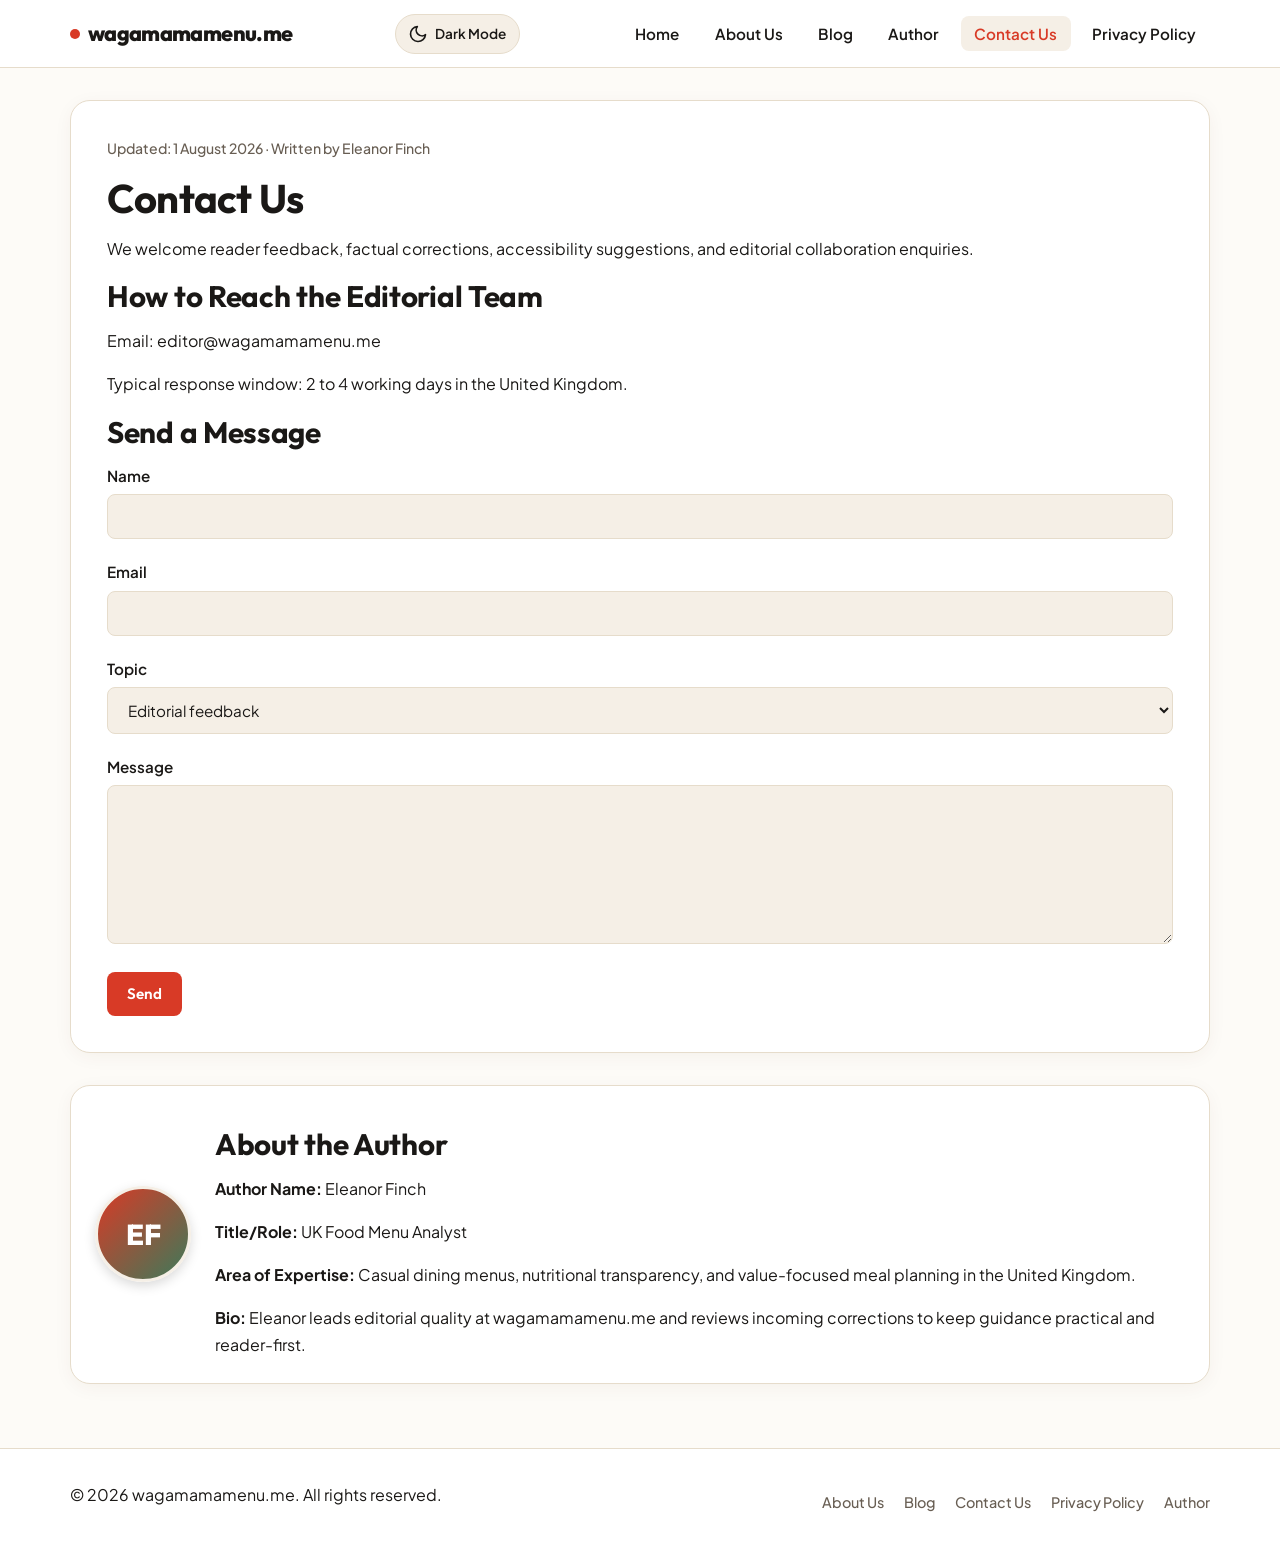
<file: contact-us.html>
<!doctype html>
<html lang="en">
<head>
  <meta charset="utf-8">
  <meta name="viewport" content="width=device-width, initial-scale=1">
  <title>Contact Us | wagamamamenu.me</title>
  <meta name="description" content="Contact wagamamamenu.me for editorial feedback, corrections, and partnership enquiries related to UK menu guidance content.">
  <meta name="geo.region" content="GB">
  <meta name="geo.placename" content="United Kingdom">
  <link rel="canonical" href="https://wagamamamenue-netlify.app/contact-us.html">
  <link rel="alternate" hreflang="en-gb" href="https://wagamamamenue-netlify.app/contact-us.html">
  <link rel="stylesheet" href="style.css">
  <script src="theme-nav.js" defer></script>
</head>
<body>
  <header>
    <div class="container topbar">
      <a class="logo" href="index.html">wagamamamenu.me</a>
      <div class="nav-actions">
        <button class="theme-toggle-btn" type="button" aria-label="Toggle theme">
          <span class="theme-toggle-text">Theme</span>
        </button>
        <button class="nav-toggle-btn" type="button" aria-label="Toggle navigation" aria-expanded="false">
          <span></span>
          <span></span>
          <span></span>
        </button>
      </div>
      <nav aria-label="Primary navigation">
        <ul>
          <li><a href="index.html">Home</a></li>
          <li><a href="about-us.html">About Us</a></li>
          <li><a href="blog.html">Blog</a></li>
          <li><a href="author.html">Author</a></li>
          <li><a href="contact-us.html" class="active">Contact Us</a></li>
          <li><a href="privacy-policy.html">Privacy Policy</a></li>
        </ul>
      </nav>
    </div>
  </header>

  <main class="container">
    <article class="panel">
      <p class="meta">Updated: 1 August 2026 · Written by Eleanor Finch</p>
      <h1>Contact Us</h1>
      <p>We welcome reader feedback, factual corrections, accessibility suggestions, and editorial collaboration enquiries.</p>
      <h2>How to Reach the Editorial Team</h2>
      <p>Email: editor@wagamamamenu.me</p>
      <p>Typical response window: 2 to 4 working days in the United Kingdom.</p>
      <h2>Send a Message</h2>
      <form action="#" method="post">
        <div class="form-row">
          <label for="name">Name</label>
          <input id="name" name="name" type="text" required>
        </div>
        <div class="form-row">
          <label for="email">Email</label>
          <input id="email" name="email" type="email" required>
        </div>
        <div class="form-row">
          <label for="topic">Topic</label>
          <select id="topic" name="topic">
            <option>Editorial feedback</option>
            <option>Correction request</option>
            <option>Partnership enquiry</option>
            <option>General question</option>
          </select>
        </div>
        <div class="form-row">
          <label for="message">Message</label>
          <textarea id="message" name="message" rows="7" required></textarea>
        </div>
        <button class="btn" type="submit">Send</button>
      </form>
    </article>

    <section class="author-bio" aria-label="Author biography">
      <div class="avatar" aria-hidden="true"></div>
      <div>
        <h2>About the Author</h2>
        <p><strong>Author Name:</strong> Eleanor Finch</p>
        <p><strong>Title/Role:</strong> UK Food Menu Analyst</p>
        <p><strong>Area of Expertise:</strong> Casual dining menus, nutritional transparency, and value-focused meal planning in the United Kingdom.</p>
        <p><strong>Bio:</strong> Eleanor leads editorial quality at wagamamamenu.me and reviews incoming corrections to keep guidance practical and reader-first.</p>
      </div>
    </section>
  </main>

  <footer>
    <div class="container">
      <p>&copy; 2026 wagamamamenu.me. All rights reserved.</p>
      <div class="footer-links">
        <a href="about-us.html">About Us</a>
        <a href="blog.html">Blog</a>
        <a href="contact-us.html">Contact Us</a>
        <a href="privacy-policy.html">Privacy Policy</a>
        <a href="author.html">Author</a>
      </div>
    </div>
  </footer>

  <script type="application/ld+json">
  {
    "@context": "https://schema.org",
    "@type": "Person",
    "name": "Eleanor Finch",
    "jobTitle": "UK Food Menu Analyst",
    "description": "Specialist in UK casual dining menu analysis and practical meal planning."
  }
  </script>
</body>
</html>
</file>
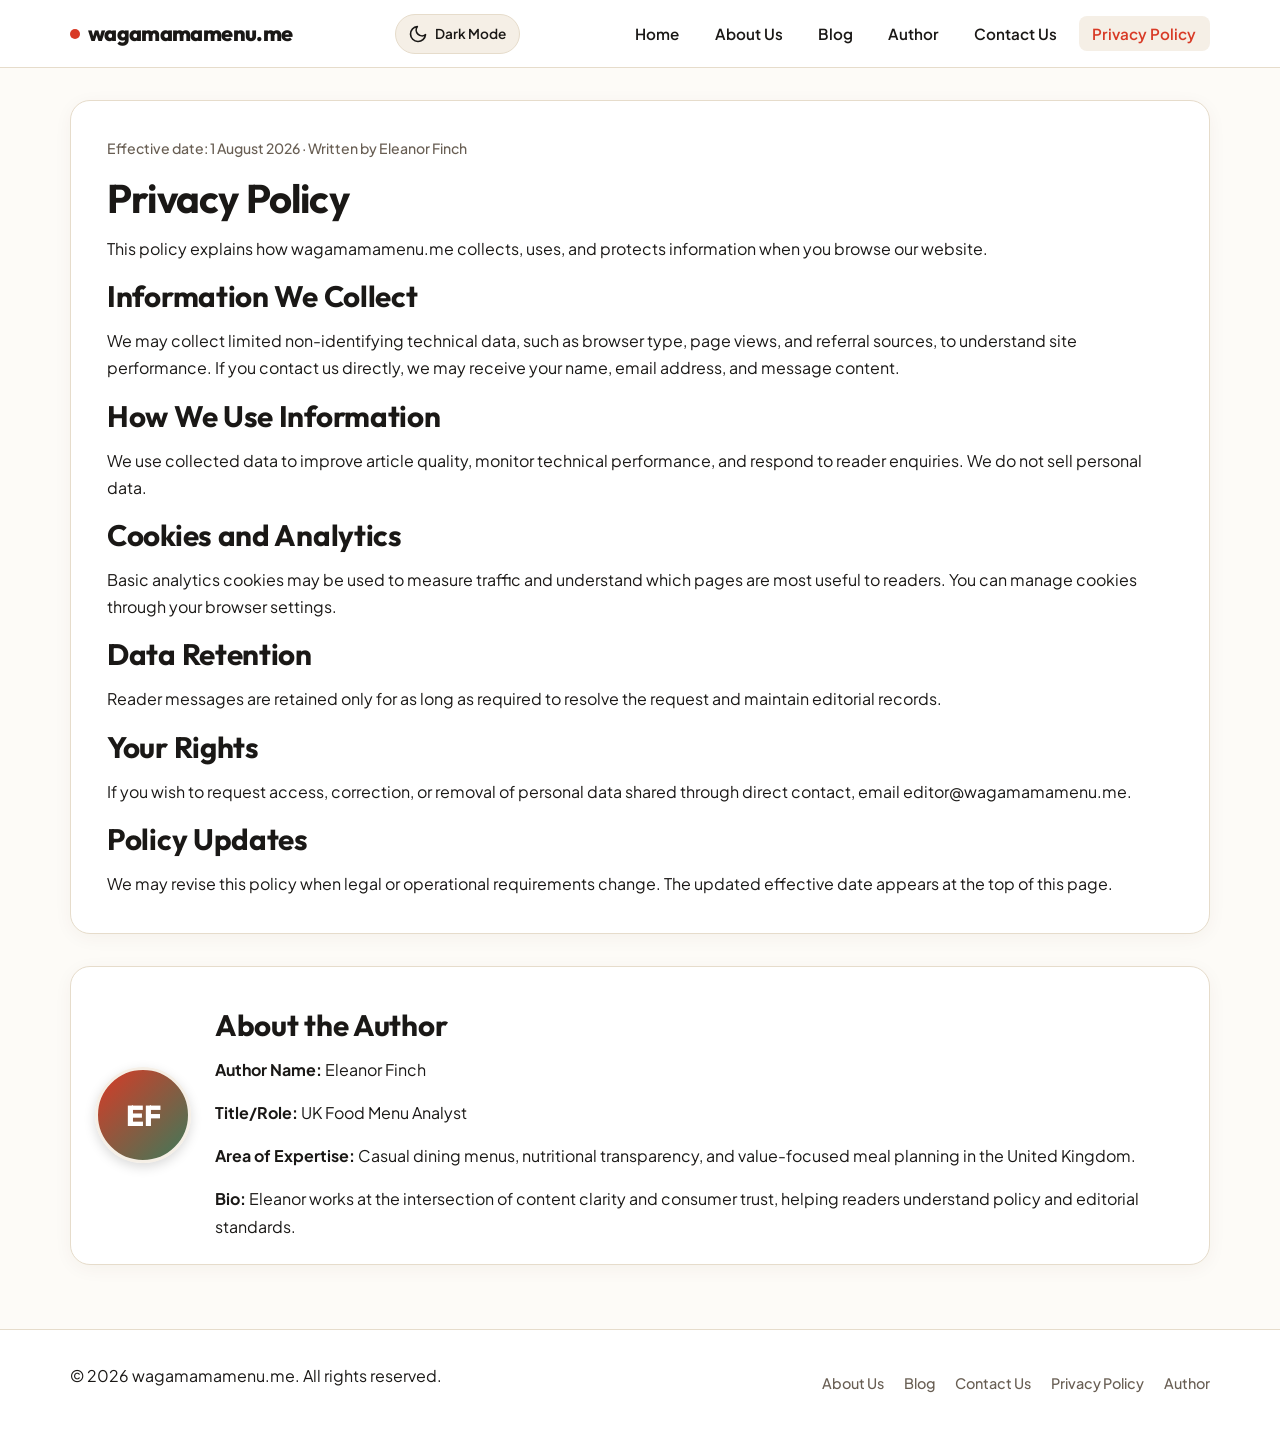
<file: privacy-policy.html>
<!doctype html>
<html lang="en">
<head>
  <meta charset="utf-8">
  <meta name="viewport" content="width=device-width, initial-scale=1">
  <title>Privacy Policy | wagamamamenu.me</title>
  <meta name="description" content="Read the privacy policy for wagamamamenu.me, including data handling, cookies, analytics, and contact rights for UK readers.">
  <meta name="geo.region" content="GB">
  <meta name="geo.placename" content="United Kingdom">
  <link rel="canonical" href="https://wagamamamenue-netlify.app/privacy-policy.html">
  <link rel="alternate" hreflang="en-gb" href="https://wagamamamenue-netlify.app/privacy-policy.html">
  <link rel="stylesheet" href="style.css">
  <script src="theme-nav.js" defer></script>
</head>
<body>
  <header>
    <div class="container topbar">
      <a class="logo" href="index.html">wagamamamenu.me</a>
      <div class="nav-actions">
        <button class="theme-toggle-btn" type="button" aria-label="Toggle theme">
          <span class="theme-toggle-text">Theme</span>
        </button>
        <button class="nav-toggle-btn" type="button" aria-label="Toggle navigation" aria-expanded="false">
          <span></span>
          <span></span>
          <span></span>
        </button>
      </div>
      <nav aria-label="Primary navigation">
        <ul>
          <li><a href="index.html">Home</a></li>
          <li><a href="about-us.html">About Us</a></li>
          <li><a href="blog.html">Blog</a></li>
          <li><a href="author.html">Author</a></li>
          <li><a href="contact-us.html">Contact Us</a></li>
          <li><a href="privacy-policy.html" class="active">Privacy Policy</a></li>
        </ul>
      </nav>
    </div>
  </header>

  <main class="container">
    <article class="panel">
      <p class="meta">Effective date: 1 August 2026 · Written by Eleanor Finch</p>
      <h1>Privacy Policy</h1>
      <p>This policy explains how wagamamamenu.me collects, uses, and protects information when you browse our website.</p>
      <h2>Information We Collect</h2>
      <p>We may collect limited non-identifying technical data, such as browser type, page views, and referral sources, to understand site performance. If you contact us directly, we may receive your name, email address, and message content.</p>
      <h2>How We Use Information</h2>
      <p>We use collected data to improve article quality, monitor technical performance, and respond to reader enquiries. We do not sell personal data.</p>
      <h2>Cookies and Analytics</h2>
      <p>Basic analytics cookies may be used to measure traffic and understand which pages are most useful to readers. You can manage cookies through your browser settings.</p>
      <h2>Data Retention</h2>
      <p>Reader messages are retained only for as long as required to resolve the request and maintain editorial records.</p>
      <h2>Your Rights</h2>
      <p>If you wish to request access, correction, or removal of personal data shared through direct contact, email editor@wagamamamenu.me.</p>
      <h2>Policy Updates</h2>
      <p>We may revise this policy when legal or operational requirements change. The updated effective date appears at the top of this page.</p>
    </article>

    <section class="author-bio" aria-label="Author biography">
      <div class="avatar" aria-hidden="true"></div>
      <div>
        <h2>About the Author</h2>
        <p><strong>Author Name:</strong> Eleanor Finch</p>
        <p><strong>Title/Role:</strong> UK Food Menu Analyst</p>
        <p><strong>Area of Expertise:</strong> Casual dining menus, nutritional transparency, and value-focused meal planning in the United Kingdom.</p>
        <p><strong>Bio:</strong> Eleanor works at the intersection of content clarity and consumer trust, helping readers understand policy and editorial standards.</p>
      </div>
    </section>
  </main>

  <footer>
    <div class="container">
      <p>&copy; 2026 wagamamamenu.me. All rights reserved.</p>
      <div class="footer-links">
        <a href="about-us.html">About Us</a>
        <a href="blog.html">Blog</a>
        <a href="contact-us.html">Contact Us</a>
        <a href="privacy-policy.html">Privacy Policy</a>
        <a href="author.html">Author</a>
      </div>
    </div>
  </footer>

  <script type="application/ld+json">
  {
    "@context": "https://schema.org",
    "@type": "Person",
    "name": "Eleanor Finch",
    "jobTitle": "UK Food Menu Analyst",
    "description": "Specialist in UK casual dining menu analysis and practical meal planning."
  }
  </script>
</body>
</html>
</file>
<file: style.css>
@import url('https://fonts.googleapis.com/css2?family=Outfit:wght@400;500;600;700;800&family=Plus+Jakarta+Sans:wght@400;500;600;700&display=swap');

:root {
  --bg: #FDFBF7;
  --surface: #FFFFFF;
  --surface-2: #F5EFE6;
  --surface-hover: #EFE6D8;
  --text: #1A1816;
  --muted: #685E53;
  --accent: #D83A26;
  --accent-hover: #B82A18;
  --accent-2: #3D7A5A;
  --border: #E6DCCB;
  --card-shadow: 0 4px 20px -2px rgba(80, 50, 20, 0.06);
  --card-hover-shadow: 0 12px 30px -4px rgba(80, 50, 20, 0.12);
  --radius-sm: 0.5rem;
  --radius: 0.85rem;
  --radius-lg: 1.25rem;
  --max-width: 1140px;
}

[data-theme="dark"] {
  --bg: #121418;
  --surface: #1A1D24;
  --surface-2: #242832;
  --surface-hover: #2E3442;
  --text: #F0F2F5;
  --muted: #9CA3AF;
  --accent: #FF5252;
  --accent-hover: #FF7373;
  --accent-2: #4ECB8E;
  --border: #2E3340;
  --card-shadow: 0 4px 20px -2px rgba(0, 0, 0, 0.4);
  --card-hover-shadow: 0 12px 30px -4px rgba(0, 0, 0, 0.6);
}

* {
  box-sizing: border-box;
  margin: 0;
  padding: 0;
}

html {
  scroll-behavior: smooth;
}

body {
  font-family: 'Plus Jakarta Sans', -apple-system, BlinkMacSystemFont, "Segoe UI", Roboto, sans-serif;
  line-height: 1.7;
  color: var(--text);
  background-color: var(--bg);
  transition: background-color 0.3s ease, color 0.3s ease;
  min-height: 100vh;
  display: flex;
  flex-direction: column;
}

h1, h2, h3, h4, h5, h6 {
  font-family: 'Outfit', sans-serif;
  font-weight: 700;
  line-height: 1.25;
  color: var(--text);
  margin-bottom: 0.75rem;
}

h1 {
  font-size: clamp(1.8rem, 4vw, 2.5rem);
  letter-spacing: -0.02em;
}

h2 {
  font-size: clamp(1.4rem, 3vw, 1.85rem);
  letter-spacing: -0.01em;
  margin-top: 1rem;
}

h3 {
  font-size: clamp(1.15rem, 2.5vw, 1.35rem);
}

p {
  margin-bottom: 1rem;
}

p:last-child {
  margin-bottom: 0;
}

a {
  color: var(--accent);
  text-decoration: underline;
  text-decoration-thickness: 1.5px;
  text-underline-offset: 3px;
  transition: color 0.2s ease, text-decoration-color 0.2s ease;
}

a:hover,
a:focus-visible {
  color: var(--accent-hover);
}

img {
  max-width: 100%;
  height: auto;
  display: block;
}

.container {
  width: min(100% - 2rem, var(--max-width));
  margin-inline: auto;
}

/* Header & Sticky Glassmorphism Navigation */
header {
  position: sticky;
  top: 0;
  z-index: 1000;
  background: var(--surface);
  border-bottom: 1px solid var(--border);
  backdrop-filter: blur(12px);
  -webkit-backdrop-filter: blur(12px);
  transition: background-color 0.3s ease, border-color 0.3s ease;
}

.topbar {
  display: flex;
  align-items: center;
  justify-content: space-between;
  gap: 1rem;
  padding: 0.85rem 0;
  position: relative;
}

.logo {
  font-family: 'Outfit', sans-serif;
  font-size: 1.35rem;
  font-weight: 800;
  text-decoration: none;
  color: var(--text);
  letter-spacing: -0.03em;
  display: inline-flex;
  align-items: center;
  gap: 0.5rem;
}

.logo::before {
  content: '';
  display: inline-block;
  width: 10px;
  height: 10px;
  background-color: var(--accent);
  border-radius: 50%;
}

.nav-actions {
  display: flex;
  align-items: center;
  gap: 1rem;
}

nav ul {
  list-style: none;
  display: flex;
  align-items: center;
  gap: 0.5rem;
}

nav a {
  text-decoration: none;
  color: var(--text);
  font-weight: 600;
  font-size: 0.95rem;
  padding: 0.5rem 0.85rem;
  border-radius: var(--radius-sm);
  transition: background-color 0.2s ease, color 0.2s ease;
}

nav a:hover,
nav a:focus-visible {
  background: var(--surface-2);
  color: var(--accent);
}

nav a.active {
  background: var(--surface-2);
  color: var(--accent);
}

/* Theme Toggle Button */
.theme-toggle-btn {
  display: inline-flex;
  align-items: center;
  gap: 0.4rem;
  background: var(--surface-2);
  border: 1px solid var(--border);
  color: var(--text);
  font-family: inherit;
  font-size: 0.85rem;
  font-weight: 600;
  padding: 0.45rem 0.8rem;
  border-radius: 999px;
  cursor: pointer;
  min-height: 40px;
  transition: background-color 0.2s ease, border-color 0.2s ease, transform 0.15s ease;
}

.theme-toggle-btn:hover {
  background: var(--surface-hover);
  transform: translateY(-1px);
}

.theme-icon {
  flex-shrink: 0;
}

/* Mobile Hamburger Toggle Button */
.nav-toggle-btn {
  display: none;
  flex-direction: column;
  justify-content: center;
  align-items: center;
  width: 44px;
  height: 44px;
  background: var(--surface-2);
  border: 1px solid var(--border);
  border-radius: var(--radius-sm);
  cursor: pointer;
  gap: 5px;
  padding: 8px;
}

.nav-toggle-btn span {
  display: block;
  width: 22px;
  height: 2px;
  background-color: var(--text);
  border-radius: 2px;
  transition: transform 0.25s ease, opacity 0.25s ease;
}

header.nav-open .nav-toggle-btn span:nth-child(1) {
  transform: translateY(7px) rotate(45deg);
}

header.nav-open .nav-toggle-btn span:nth-child(2) {
  opacity: 0;
}

header.nav-open .nav-toggle-btn span:nth-child(3) {
  transform: translateY(-7px) rotate(-45deg);
}

/* Main Content */
main {
  flex: 1;
  padding: 2rem 0 4rem;
}

.hero,
.panel {
  background: var(--surface);
  border: 1px solid var(--border);
  border-radius: var(--radius-lg);
  box-shadow: var(--card-shadow);
  padding: clamp(1.25rem, 3vw, 2.25rem);
  margin-bottom: 2rem;
  transition: background-color 0.3s ease, border-color 0.3s ease, box-shadow 0.3s ease;
}

.hero {
  border-top: 4px solid var(--accent);
  background: linear-gradient(180deg, var(--surface) 0%, var(--surface-2) 100%);
}

.hero-img,
.article-hero-img {
  width: 100%;
  max-height: 400px;
  object-fit: cover;
  border-radius: var(--radius);
  margin: 1.25rem 0;
  box-shadow: var(--card-shadow);
  border: 1px solid var(--border);
}

.grid {
  display: grid;
  gap: 1.5rem;
}

.grid-3 {
  grid-template-columns: repeat(3, minmax(0, 1fr));
}

.grid-2 {
  grid-template-columns: repeat(2, minmax(0, 1fr));
}

.card,
.post-card {
  background: var(--surface);
  border: 1px solid var(--border);
  border-radius: var(--radius);
  padding: 1.25rem;
  display: flex;
  flex-direction: column;
  justify-content: space-between;
  box-shadow: var(--card-shadow);
  transition: transform 0.25s ease, box-shadow 0.25s ease, border-color 0.25s ease;
  overflow: hidden;
}

.card:hover,
.post-card:hover {
  transform: translateY(-4px);
  box-shadow: var(--card-hover-shadow);
  border-color: var(--accent);
}

.post-card img,
.card img {
  width: 100%;
  height: 180px;
  object-fit: cover;
  border-radius: var(--radius-sm);
  margin-bottom: 1rem;
  background-color: var(--surface-2);
}

.card h3,
.post-card h3 {
  margin-bottom: 0.5rem;
}

.card h3 a,
.post-card h3 a {
  text-decoration: none;
  color: var(--text);
  transition: color 0.2s ease;
}

.card h3 a:hover,
.post-card h3 a:hover {
  color: var(--accent);
}

.meta {
  color: var(--muted);
  font-size: 0.88rem;
  font-weight: 500;
  margin-bottom: 0.75rem;
}

.tag {
  display: inline-block;
  background: var(--surface-2);
  border: 1px solid var(--border);
  color: var(--accent);
  border-radius: 999px;
  font-size: 0.8rem;
  font-weight: 600;
  padding: 0.2rem 0.75rem;
  margin-right: 0.4rem;
  margin-top: 0.5rem;
  align-self: flex-start;
}

.btn {
  display: inline-flex;
  align-items: center;
  justify-content: center;
  background: var(--accent);
  color: #FFFFFF;
  font-family: 'Outfit', sans-serif;
  font-weight: 600;
  font-size: 0.95rem;
  text-decoration: none;
  padding: 0.65rem 1.25rem;
  border-radius: var(--radius-sm);
  border: 0;
  cursor: pointer;
  min-height: 44px;
  transition: background-color 0.2s ease, transform 0.15s ease, box-shadow 0.2s ease;
}

.btn:hover,
.btn:focus-visible {
  background: var(--accent-hover);
  color: #FFFFFF;
  transform: translateY(-1px);
  box-shadow: 0 4px 12px rgba(216, 58, 38, 0.3);
}

.filter-btn {
  background: var(--surface-2);
  color: var(--text);
  border: 1px solid var(--border);
  margin-right: 0.4rem;
  margin-bottom: 0.5rem;
  padding: 0.45rem 0.85rem;
  font-size: 0.88rem;
}

.filter-btn:hover {
  background: var(--surface-hover);
  color: var(--accent);
  box-shadow: none;
}

.faq details {
  border-top: 1px solid var(--border);
  padding: 1rem 0;
  transition: border-color 0.2s ease;
}

.faq details:first-of-type {
  border-top: 0;
}

.faq summary {
  cursor: pointer;
  font-weight: 700;
  font-size: 1.05rem;
  font-family: 'Outfit', sans-serif;
  list-style-type: none;
  display: flex;
  justify-content: space-between;
  align-items: center;
  padding: 0.25rem 0;
  user-select: none;
}

.faq summary::-webkit-details-marker {
  display: none;
}

.faq summary::after {
  content: '+';
  font-size: 1.4rem;
  color: var(--accent);
  font-weight: 400;
  transition: transform 0.2s ease;
}

.faq details[open] summary::after {
  content: '−';
  transform: rotate(180deg);
}

.faq details p {
  margin-top: 0.75rem;
  color: var(--text);
  line-height: 1.65;
}

.author-bio {
  background: var(--surface);
  border: 1px solid var(--border);
  border-radius: var(--radius-lg);
  box-shadow: var(--card-shadow);
  padding: 1.5rem;
  margin-top: 2rem;
  display: grid;
  grid-template-columns: 96px 1fr;
  gap: 1.5rem;
  align-items: center;
}

.avatar {
  width: 96px;
  height: 96px;
  border-radius: 50%;
  background: linear-gradient(135deg, var(--accent), var(--accent-2));
  border: 3px solid var(--surface-2);
  box-shadow: 0 4px 12px rgba(0, 0, 0, 0.15);
  display: flex;
  align-items: center;
  justify-content: center;
  position: relative;
}

.avatar::after {
  content: 'EF';
  color: #FFFFFF;
  font-family: 'Outfit', sans-serif;
  font-weight: 800;
  font-size: 1.8rem;
}

/* Forms */
.form-row {
  margin-bottom: 1.25rem;
}

label {
  display: block;
  font-weight: 600;
  margin-bottom: 0.35rem;
  font-size: 0.95rem;
}

input,
textarea,
select {
  width: 100%;
  padding: 0.75rem 1rem;
  border: 1px solid var(--border);
  border-radius: var(--radius-sm);
  background: var(--surface-2);
  color: var(--text);
  font-family: inherit;
  font-size: 0.95rem;
  transition: border-color 0.2s ease, background-color 0.2s ease;
}

input:focus,
textarea:focus,
select:focus {
  outline: none;
  border-color: var(--accent);
  background: var(--surface);
}

/* Footer */
footer {
  border-top: 1px solid var(--border);
  background: var(--surface);
  padding: 2rem 0;
  margin-top: auto;
  transition: background-color 0.3s ease, border-color 0.3s ease;
}

footer .container {
  display: flex;
  align-items: center;
  justify-content: space-between;
  gap: 1.5rem;
  flex-wrap: wrap;
}

.footer-links {
  display: flex;
  gap: 1.25rem;
  flex-wrap: wrap;
}

.footer-links a {
  text-decoration: none;
  color: var(--muted);
  font-size: 0.9rem;
  font-weight: 500;
}

.footer-links a:hover {
  color: var(--accent);
}

.pagination {
  display: flex;
  gap: 0.5rem;
  flex-wrap: wrap;
  margin-top: 1.5rem;
  justify-content: center;
}

.pagination button {
  border: 1px solid var(--border);
  background: var(--surface-2);
  color: var(--text);
  font-family: inherit;
  font-weight: 600;
  border-radius: var(--radius-sm);
  padding: 0.5rem 0.9rem;
  min-height: 40px;
  cursor: pointer;
  transition: background-color 0.2s ease, color 0.2s ease;
}

.pagination button:hover:not([disabled]) {
  background: var(--surface-hover);
  color: var(--accent);
}

.pagination button[disabled] {
  opacity: 0.5;
  cursor: not-allowed;
}

/* Responsive Media Queries */
@media (max-width: 960px) {
  .grid-3 {
    grid-template-columns: repeat(2, minmax(0, 1fr));
  }
}

@media (max-width: 768px) {
  .nav-toggle-btn {
    display: flex;
  }

  nav {
    position: absolute;
    top: 100%;
    left: 0;
    right: 0;
    background: var(--surface);
    border-bottom: 1px solid var(--border);
    padding: 1rem;
    box-shadow: 0 10px 25px rgba(0, 0, 0, 0.15);
    display: none;
    flex-direction: column;
    gap: 0.5rem;
  }

  header.nav-open nav {
    display: flex;
  }

  nav ul {
    flex-direction: column;
    width: 100%;
    align-items: stretch;
  }

  nav a {
    display: block;
    padding: 0.75rem 1rem;
    font-size: 1.05rem;
  }

  .grid-2 {
    grid-template-columns: 1fr;
  }

  footer .container {
    flex-direction: column;
    align-items: flex-start;
  }
}

@media (max-width: 640px) {
  .grid-3 {
    grid-template-columns: 1fr;
  }

  .author-bio {
    grid-template-columns: 1fr;
    text-align: center;
    justify-items: center;
  }
}
</file>
